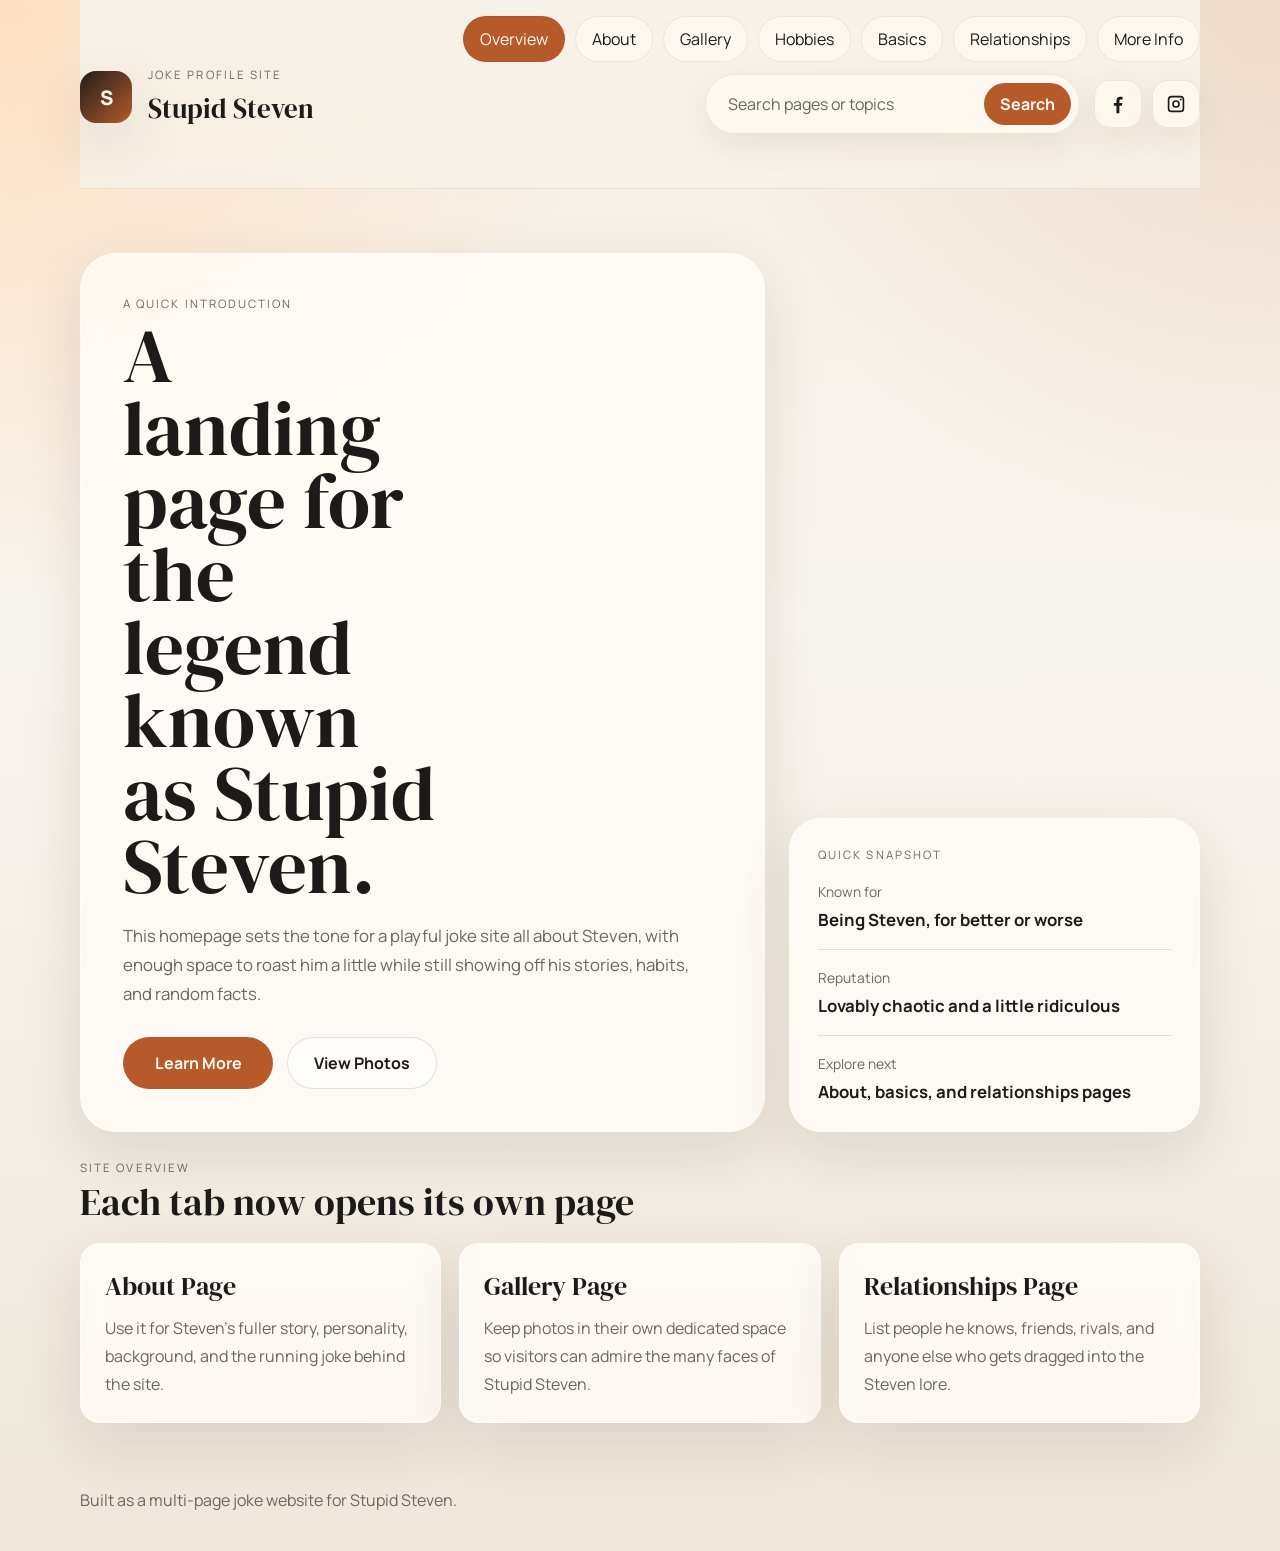
<file: index.html>
<!DOCTYPE html>
<html lang="en">
<head>
  <meta charset="UTF-8">
  <meta name="viewport" content="width=device-width, initial-scale=1.0">
  <title>Stupid Steven | Overview</title>
  <link rel="preconnect" href="https://fonts.googleapis.com">
  <link rel="preconnect" href="https://fonts.gstatic.com" crossorigin>
  <link href="https://fonts.googleapis.com/css2?family=DM+Serif+Display:ital@0;1&family=Manrope:wght@400;500;700;800&display=swap" rel="stylesheet">
  <link rel="stylesheet" href="styles.css">
</head>
<body data-page="overview">
  <header class="site-header">
    <div class="brand">
      <span class="brand-mark">S</span>
      <div>
        <p class="eyebrow">Joke Profile Site</p>
        <h1>Stupid Steven</h1>
      </div>
    </div>

    <div class="header-tools">
      <nav class="main-nav" aria-label="Primary">
        <a href="index.html" data-nav="overview">Overview</a>
        <a href="about.html" data-nav="about">About</a>
        <a href="gallery.html" data-nav="gallery">Gallery</a>
        <a href="hobbies.html" data-nav="hobbies">Hobbies</a>
        <a href="basics.html" data-nav="basics">Basics</a>
        <a href="relationships.html" data-nav="relationships">Relationships</a>
        <a href="more-info.html" data-nav="more-info">More Info</a>
      </nav>

      <div class="utility-row">
        <form class="site-search" data-search-form>
          <label class="sr-only" for="site-search-overview">Search the site</label>
          <input id="site-search-overview" name="query" type="search" placeholder="Search pages or topics">
          <button type="submit">Search</button>
        </form>

        <div class="social-links" aria-label="Social media links">
          <a class="social-link" href="https://facebook.com/your-profile-here" target="_blank" rel="noreferrer" aria-label="Steven on Facebook">
            <svg viewBox="0 0 24 24" aria-hidden="true">
              <path d="M13.5 22v-8h2.7l.5-3.2h-3.2V8.7c0-.9.3-1.6 1.7-1.6H17V4.2c-.3 0-1.3-.2-2.5-.2-2.5 0-4.2 1.5-4.2 4.4v2.4H7.5V14h2.8v8h3.2Z"/>
            </svg>
          </a>
          <a class="social-link" href="https://instagram.com/your-profile-here" target="_blank" rel="noreferrer" aria-label="Steven on Instagram">
            <svg viewBox="0 0 24 24" aria-hidden="true">
              <path d="M7.2 3h9.6A4.2 4.2 0 0 1 21 7.2v9.6a4.2 4.2 0 0 1-4.2 4.2H7.2A4.2 4.2 0 0 1 3 16.8V7.2A4.2 4.2 0 0 1 7.2 3Zm0 1.8A2.4 2.4 0 0 0 4.8 7.2v9.6a2.4 2.4 0 0 0 2.4 2.4h9.6a2.4 2.4 0 0 0 2.4-2.4V7.2a2.4 2.4 0 0 0-2.4-2.4H7.2Zm10.05 1.35a1.05 1.05 0 1 1 0 2.1 1.05 1.05 0 0 1 0-2.1ZM12 7.8A4.2 4.2 0 1 1 7.8 12 4.2 4.2 0 0 1 12 7.8Zm0 1.8A2.4 2.4 0 1 0 14.4 12 2.4 2.4 0 0 0 12 9.6Z"/>
            </svg>
          </a>
        </div>
      </div>
      <p class="search-message" data-search-message aria-live="polite"></p>
    </div>
  </header>

  <main>
    <section class="hero">
      <div class="hero-copy">
        <p class="eyebrow">A quick introduction</p>
        <h2>A landing page for the legend known as Stupid Steven.</h2>
        <p class="hero-text">
          This homepage sets the tone for a playful joke site all about Steven, with enough space
          to roast him a little while still showing off his stories, habits, and random facts.
        </p>
        <div class="hero-actions">
          <a class="button button-primary" href="about.html">Learn More</a>
          <a class="button button-secondary" href="gallery.html">View Photos</a>
        </div>
      </div>

      <aside class="hero-card">
        <p class="eyebrow">Quick snapshot</p>
        <ul class="snapshot-list">
          <li><span>Known for</span><strong>Being Steven, for better or worse</strong></li>
          <li><span>Reputation</span><strong>Lovably chaotic and a little ridiculous</strong></li>
          <li><span>Explore next</span><strong>About, basics, and relationships pages</strong></li>
        </ul>
      </aside>
    </section>

    <section class="content-section page-intro">
      <div class="section-heading">
        <p class="eyebrow">Site Overview</p>
        <h2>Each tab now opens its own page</h2>
      </div>
      <div class="hobby-grid">
        <article class="detail-card">
          <h3>About Page</h3>
          <p>Use it for Steven's fuller story, personality, background, and the running joke behind the site.</p>
        </article>
        <article class="detail-card">
          <h3>Gallery Page</h3>
          <p>Keep photos in their own dedicated space so visitors can admire the many faces of Stupid Steven.</p>
        </article>
        <article class="detail-card">
          <h3>Relationships Page</h3>
          <p>List people he knows, friends, rivals, and anyone else who gets dragged into the Steven lore.</p>
        </article>
      </div>
    </section>
  </main>

  <footer class="site-footer">
    <p>Built as a multi-page joke website for Stupid Steven.</p>
  </footer>

  <script src="script.js"></script>
</body>
</html>
</file>
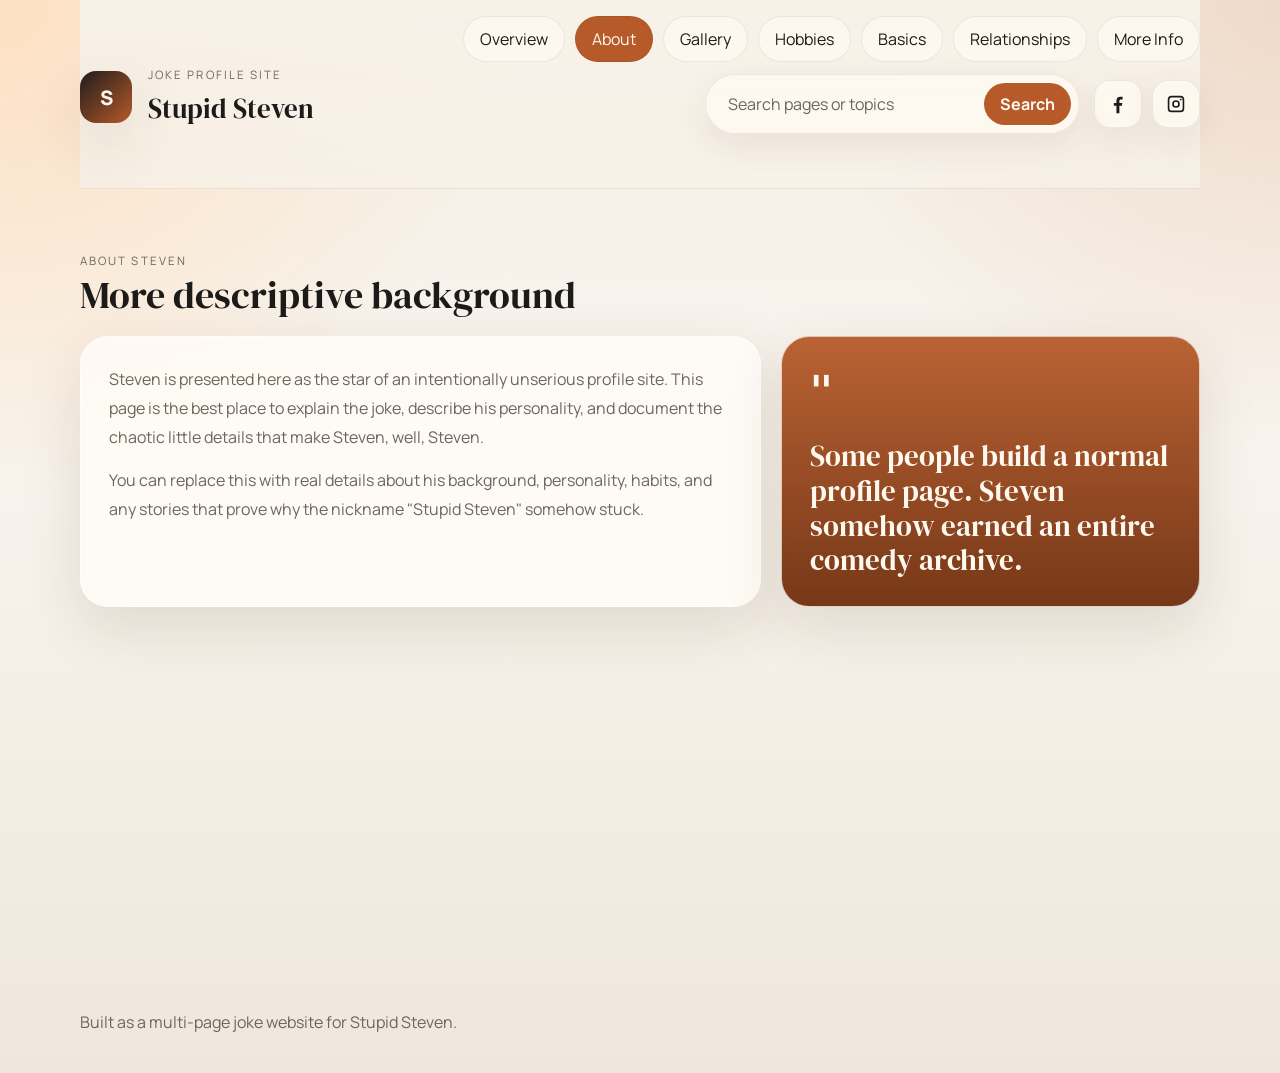
<file: about.html>
<!DOCTYPE html>
<html lang="en">
<head>
  <meta charset="UTF-8">
  <meta name="viewport" content="width=device-width, initial-scale=1.0">
  <title>Stupid Steven | About</title>
  <link rel="preconnect" href="https://fonts.googleapis.com">
  <link rel="preconnect" href="https://fonts.gstatic.com" crossorigin>
  <link href="https://fonts.googleapis.com/css2?family=DM+Serif+Display:ital@0;1&family=Manrope:wght@400;500;700;800&display=swap" rel="stylesheet">
  <link rel="stylesheet" href="styles.css">
</head>
<body data-page="about">
  <header class="site-header">
    <div class="brand">
      <span class="brand-mark">S</span>
      <div>
        <p class="eyebrow">Joke Profile Site</p>
        <h1>Stupid Steven</h1>
      </div>
    </div>

    <div class="header-tools">
      <nav class="main-nav" aria-label="Primary">
        <a href="index.html" data-nav="overview">Overview</a>
        <a href="about.html" data-nav="about">About</a>
        <a href="gallery.html" data-nav="gallery">Gallery</a>
        <a href="hobbies.html" data-nav="hobbies">Hobbies</a>
        <a href="basics.html" data-nav="basics">Basics</a>
        <a href="relationships.html" data-nav="relationships">Relationships</a>
        <a href="more-info.html" data-nav="more-info">More Info</a>
      </nav>

      <div class="utility-row">
        <form class="site-search" data-search-form>
          <label class="sr-only" for="site-search-about">Search the site</label>
          <input id="site-search-about" name="query" type="search" placeholder="Search pages or topics">
          <button type="submit">Search</button>
        </form>

        <div class="social-links" aria-label="Social media links">
          <a class="social-link" href="https://facebook.com/your-profile-here" target="_blank" rel="noreferrer" aria-label="Steven on Facebook">
            <svg viewBox="0 0 24 24" aria-hidden="true">
              <path d="M13.5 22v-8h2.7l.5-3.2h-3.2V8.7c0-.9.3-1.6 1.7-1.6H17V4.2c-.3 0-1.3-.2-2.5-.2-2.5 0-4.2 1.5-4.2 4.4v2.4H7.5V14h2.8v8h3.2Z"/>
            </svg>
          </a>
          <a class="social-link" href="https://instagram.com/your-profile-here" target="_blank" rel="noreferrer" aria-label="Steven on Instagram">
            <svg viewBox="0 0 24 24" aria-hidden="true">
              <path d="M7.2 3h9.6A4.2 4.2 0 0 1 21 7.2v9.6a4.2 4.2 0 0 1-4.2 4.2H7.2A4.2 4.2 0 0 1 3 16.8V7.2A4.2 4.2 0 0 1 7.2 3Zm0 1.8A2.4 2.4 0 0 0 4.8 7.2v9.6a2.4 2.4 0 0 0 2.4 2.4h9.6a2.4 2.4 0 0 0 2.4-2.4V7.2a2.4 2.4 0 0 0-2.4-2.4H7.2Zm10.05 1.35a1.05 1.05 0 1 1 0 2.1 1.05 1.05 0 0 1 0-2.1ZM12 7.8A4.2 4.2 0 1 1 7.8 12 4.2 4.2 0 0 1 12 7.8Zm0 1.8A2.4 2.4 0 1 0 14.4 12 2.4 2.4 0 0 0 12 9.6Z"/>
            </svg>
          </a>
        </div>
      </div>
      <p class="search-message" data-search-message aria-live="polite"></p>
    </div>
  </header>

  <main class="page-shell">
    <section class="content-section page-top">
      <div class="section-heading">
        <p class="eyebrow">About Steven</p>
        <h2>More descriptive background</h2>
      </div>
      <div class="about-grid">
        <article class="info-panel">
          <p>
            Steven is presented here as the star of an intentionally unserious profile site. This page
            is the best place to explain the joke, describe his personality, and document the chaotic
            little details that make Steven, well, Steven.
          </p>
          <p>
            You can replace this with real details about his background, personality, habits, and any
            stories that prove why the nickname "Stupid Steven" somehow stuck.
          </p>
        </article>
        <article class="quote-panel">
          <p class="quote-mark">"</p>
          <p class="quote-text">
            Some people build a normal profile page. Steven somehow earned an entire comedy archive.
          </p>
        </article>
      </div>
    </section>
  </main>

  <footer class="site-footer">
    <p>Built as a multi-page joke website for Stupid Steven.</p>
  </footer>

  <script src="script.js"></script>
</body>
</html>
</file>
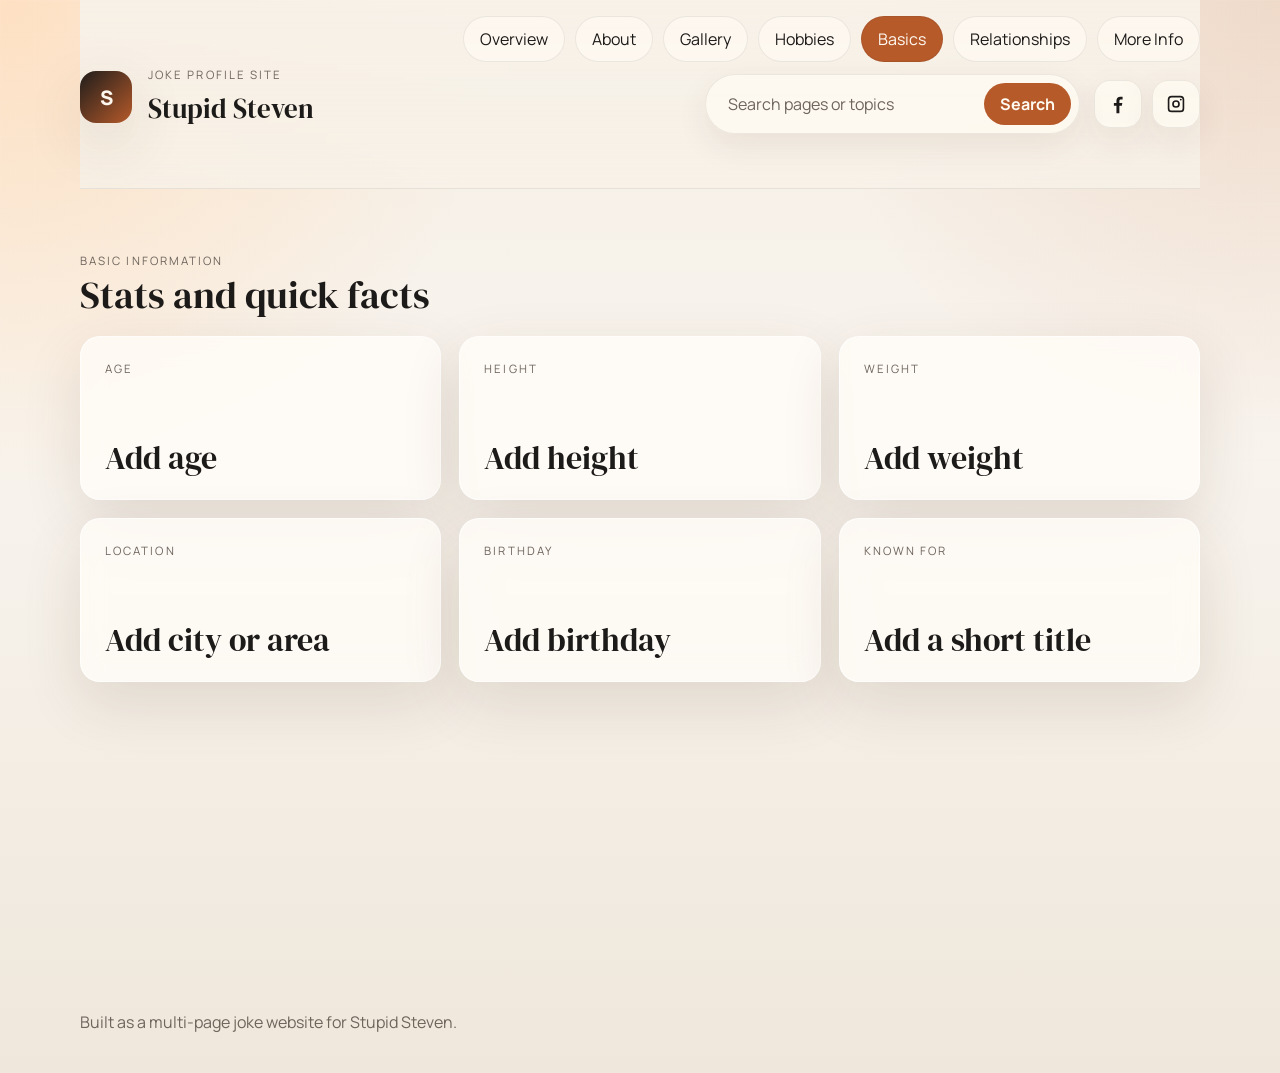
<file: basics.html>
<!DOCTYPE html>
<html lang="en">
<head>
  <meta charset="UTF-8">
  <meta name="viewport" content="width=device-width, initial-scale=1.0">
  <title>Stupid Steven | Basics</title>
  <link rel="preconnect" href="https://fonts.googleapis.com">
  <link rel="preconnect" href="https://fonts.gstatic.com" crossorigin>
  <link href="https://fonts.googleapis.com/css2?family=DM+Serif+Display:ital@0;1&family=Manrope:wght@400;500;700;800&display=swap" rel="stylesheet">
  <link rel="stylesheet" href="styles.css">
</head>
<body data-page="basics">
  <header class="site-header">
    <div class="brand">
      <span class="brand-mark">S</span>
      <div>
        <p class="eyebrow">Joke Profile Site</p>
        <h1>Stupid Steven</h1>
      </div>
    </div>

    <div class="header-tools">
      <nav class="main-nav" aria-label="Primary">
        <a href="index.html" data-nav="overview">Overview</a>
        <a href="about.html" data-nav="about">About</a>
        <a href="gallery.html" data-nav="gallery">Gallery</a>
        <a href="hobbies.html" data-nav="hobbies">Hobbies</a>
        <a href="basics.html" data-nav="basics">Basics</a>
        <a href="relationships.html" data-nav="relationships">Relationships</a>
        <a href="more-info.html" data-nav="more-info">More Info</a>
      </nav>

      <div class="utility-row">
        <form class="site-search" data-search-form>
          <label class="sr-only" for="site-search-basics">Search the site</label>
          <input id="site-search-basics" name="query" type="search" placeholder="Search pages or topics">
          <button type="submit">Search</button>
        </form>

        <div class="social-links" aria-label="Social media links">
          <a class="social-link" href="https://facebook.com/your-profile-here" target="_blank" rel="noreferrer" aria-label="Steven on Facebook">
            <svg viewBox="0 0 24 24" aria-hidden="true">
              <path d="M13.5 22v-8h2.7l.5-3.2h-3.2V8.7c0-.9.3-1.6 1.7-1.6H17V4.2c-.3 0-1.3-.2-2.5-.2-2.5 0-4.2 1.5-4.2 4.4v2.4H7.5V14h2.8v8h3.2Z"/>
            </svg>
          </a>
          <a class="social-link" href="https://instagram.com/your-profile-here" target="_blank" rel="noreferrer" aria-label="Steven on Instagram">
            <svg viewBox="0 0 24 24" aria-hidden="true">
              <path d="M7.2 3h9.6A4.2 4.2 0 0 1 21 7.2v9.6a4.2 4.2 0 0 1-4.2 4.2H7.2A4.2 4.2 0 0 1 3 16.8V7.2A4.2 4.2 0 0 1 7.2 3Zm0 1.8A2.4 2.4 0 0 0 4.8 7.2v9.6a2.4 2.4 0 0 0 2.4 2.4h9.6a2.4 2.4 0 0 0 2.4-2.4V7.2a2.4 2.4 0 0 0-2.4-2.4H7.2Zm10.05 1.35a1.05 1.05 0 1 1 0 2.1 1.05 1.05 0 0 1 0-2.1ZM12 7.8A4.2 4.2 0 1 1 7.8 12 4.2 4.2 0 0 1 12 7.8Zm0 1.8A2.4 2.4 0 1 0 14.4 12 2.4 2.4 0 0 0 12 9.6Z"/>
            </svg>
          </a>
        </div>
      </div>
      <p class="search-message" data-search-message aria-live="polite"></p>
    </div>
  </header>

  <main class="page-shell">
    <section class="content-section page-top">
      <div class="section-heading">
        <p class="eyebrow">Basic Information</p>
        <h2>Stats and quick facts</h2>
      </div>
      <div class="stats-grid">
        <article class="stat-card">
          <span class="stat-label">Age</span>
          <strong class="stat-value">Add age</strong>
        </article>
        <article class="stat-card">
          <span class="stat-label">Height</span>
          <strong class="stat-value">Add height</strong>
        </article>
        <article class="stat-card">
          <span class="stat-label">Weight</span>
          <strong class="stat-value">Add weight</strong>
        </article>
        <article class="stat-card">
          <span class="stat-label">Location</span>
          <strong class="stat-value">Add city or area</strong>
        </article>
        <article class="stat-card">
          <span class="stat-label">Birthday</span>
          <strong class="stat-value">Add birthday</strong>
        </article>
        <article class="stat-card">
          <span class="stat-label">Known For</span>
          <strong class="stat-value">Add a short title</strong>
        </article>
      </div>
    </section>
  </main>

  <footer class="site-footer">
    <p>Built as a multi-page joke website for Stupid Steven.</p>
  </footer>

  <script src="script.js"></script>
</body>
</html>
</file>
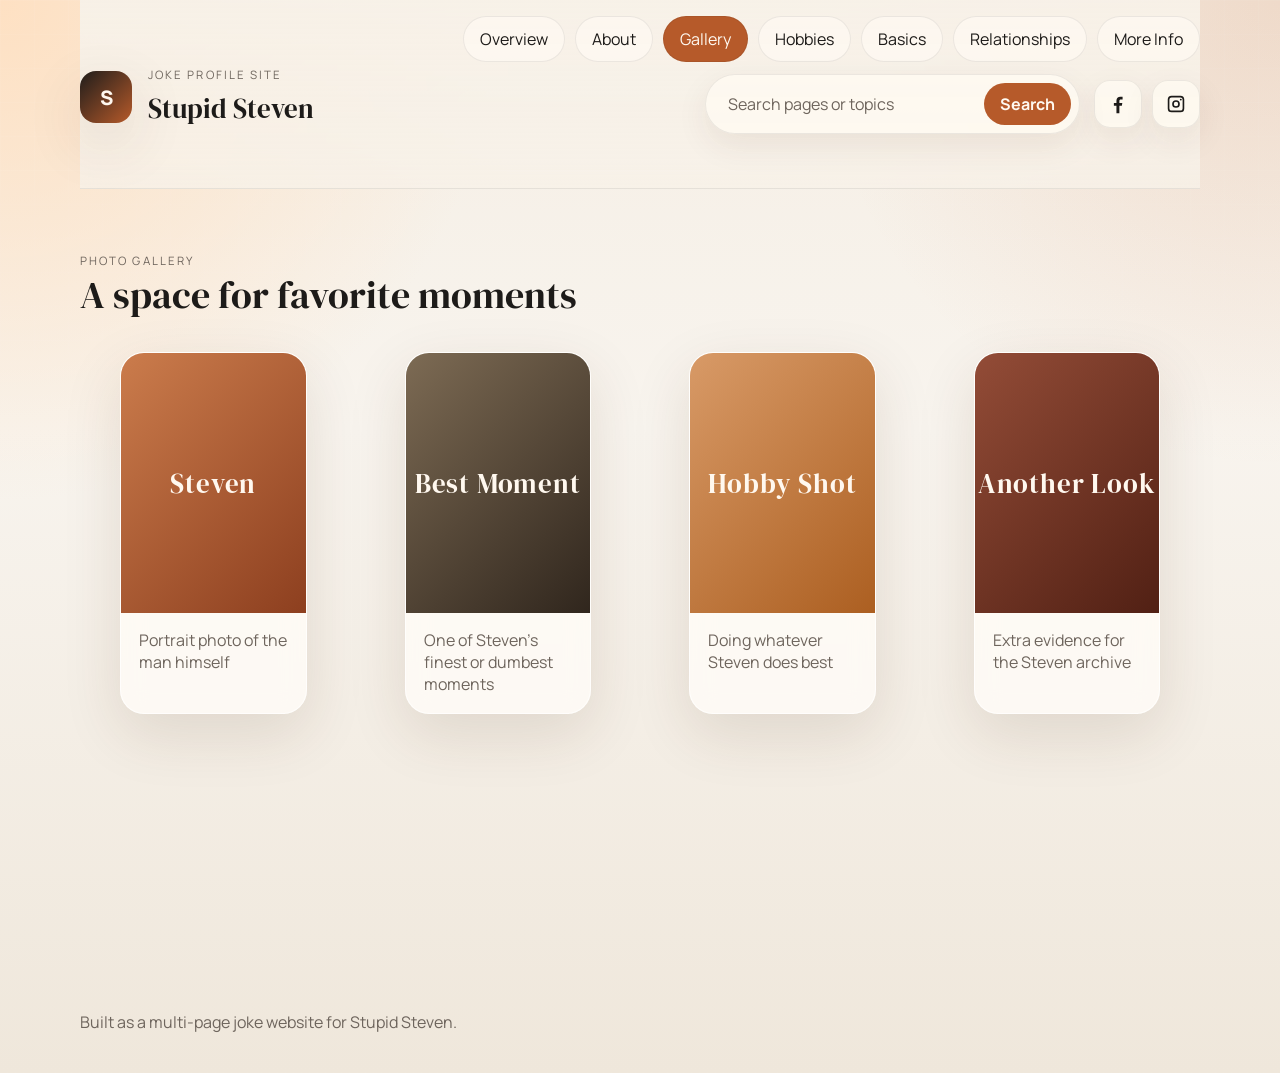
<file: gallery.html>
<!DOCTYPE html>
<html lang="en">
<head>
  <meta charset="UTF-8">
  <meta name="viewport" content="width=device-width, initial-scale=1.0">
  <title>Stupid Steven | Gallery</title>
  <link rel="preconnect" href="https://fonts.googleapis.com">
  <link rel="preconnect" href="https://fonts.gstatic.com" crossorigin>
  <link href="https://fonts.googleapis.com/css2?family=DM+Serif+Display:ital@0;1&family=Manrope:wght@400;500;700;800&display=swap" rel="stylesheet">
  <link rel="stylesheet" href="styles.css">
</head>
<body data-page="gallery">
  <header class="site-header">
    <div class="brand">
      <span class="brand-mark">S</span>
      <div>
        <p class="eyebrow">Joke Profile Site</p>
        <h1>Stupid Steven</h1>
      </div>
    </div>

    <div class="header-tools">
      <nav class="main-nav" aria-label="Primary">
        <a href="index.html" data-nav="overview">Overview</a>
        <a href="about.html" data-nav="about">About</a>
        <a href="gallery.html" data-nav="gallery">Gallery</a>
        <a href="hobbies.html" data-nav="hobbies">Hobbies</a>
        <a href="basics.html" data-nav="basics">Basics</a>
        <a href="relationships.html" data-nav="relationships">Relationships</a>
        <a href="more-info.html" data-nav="more-info">More Info</a>
      </nav>

      <div class="utility-row">
        <form class="site-search" data-search-form>
          <label class="sr-only" for="site-search-gallery">Search the site</label>
          <input id="site-search-gallery" name="query" type="search" placeholder="Search pages or topics">
          <button type="submit">Search</button>
        </form>

        <div class="social-links" aria-label="Social media links">
          <a class="social-link" href="https://facebook.com/your-profile-here" target="_blank" rel="noreferrer" aria-label="Steven on Facebook">
            <svg viewBox="0 0 24 24" aria-hidden="true">
              <path d="M13.5 22v-8h2.7l.5-3.2h-3.2V8.7c0-.9.3-1.6 1.7-1.6H17V4.2c-.3 0-1.3-.2-2.5-.2-2.5 0-4.2 1.5-4.2 4.4v2.4H7.5V14h2.8v8h3.2Z"/>
            </svg>
          </a>
          <a class="social-link" href="https://instagram.com/your-profile-here" target="_blank" rel="noreferrer" aria-label="Steven on Instagram">
            <svg viewBox="0 0 24 24" aria-hidden="true">
              <path d="M7.2 3h9.6A4.2 4.2 0 0 1 21 7.2v9.6a4.2 4.2 0 0 1-4.2 4.2H7.2A4.2 4.2 0 0 1 3 16.8V7.2A4.2 4.2 0 0 1 7.2 3Zm0 1.8A2.4 2.4 0 0 0 4.8 7.2v9.6a2.4 2.4 0 0 0 2.4 2.4h9.6a2.4 2.4 0 0 0 2.4-2.4V7.2a2.4 2.4 0 0 0-2.4-2.4H7.2Zm10.05 1.35a1.05 1.05 0 1 1 0 2.1 1.05 1.05 0 0 1 0-2.1ZM12 7.8A4.2 4.2 0 1 1 7.8 12 4.2 4.2 0 0 1 12 7.8Zm0 1.8A2.4 2.4 0 1 0 14.4 12 2.4 2.4 0 0 0 12 9.6Z"/>
            </svg>
          </a>
        </div>
      </div>
      <p class="search-message" data-search-message aria-live="polite"></p>
    </div>
  </header>

  <main class="page-shell">
    <section class="content-section page-top">
      <div class="section-heading">
        <p class="eyebrow">Photo Gallery</p>
        <h2>A space for favorite moments</h2>
      </div>
      <div class="gallery-grid">
        <figure class="gallery-card accent-one">
          <div class="gallery-placeholder">Steven</div>
          <figcaption>Portrait photo of the man himself</figcaption>
        </figure>
        <figure class="gallery-card accent-two">
          <div class="gallery-placeholder">Best Moment</div>
          <figcaption>One of Steven's finest or dumbest moments</figcaption>
        </figure>
        <figure class="gallery-card accent-three">
          <div class="gallery-placeholder">Hobby Shot</div>
          <figcaption>Doing whatever Steven does best</figcaption>
        </figure>
        <figure class="gallery-card accent-four">
          <div class="gallery-placeholder">Another Look</div>
          <figcaption>Extra evidence for the Steven archive</figcaption>
        </figure>
      </div>
    </section>
  </main>

  <footer class="site-footer">
    <p>Built as a multi-page joke website for Stupid Steven.</p>
  </footer>

  <script src="script.js"></script>
</body>
</html>
</file>
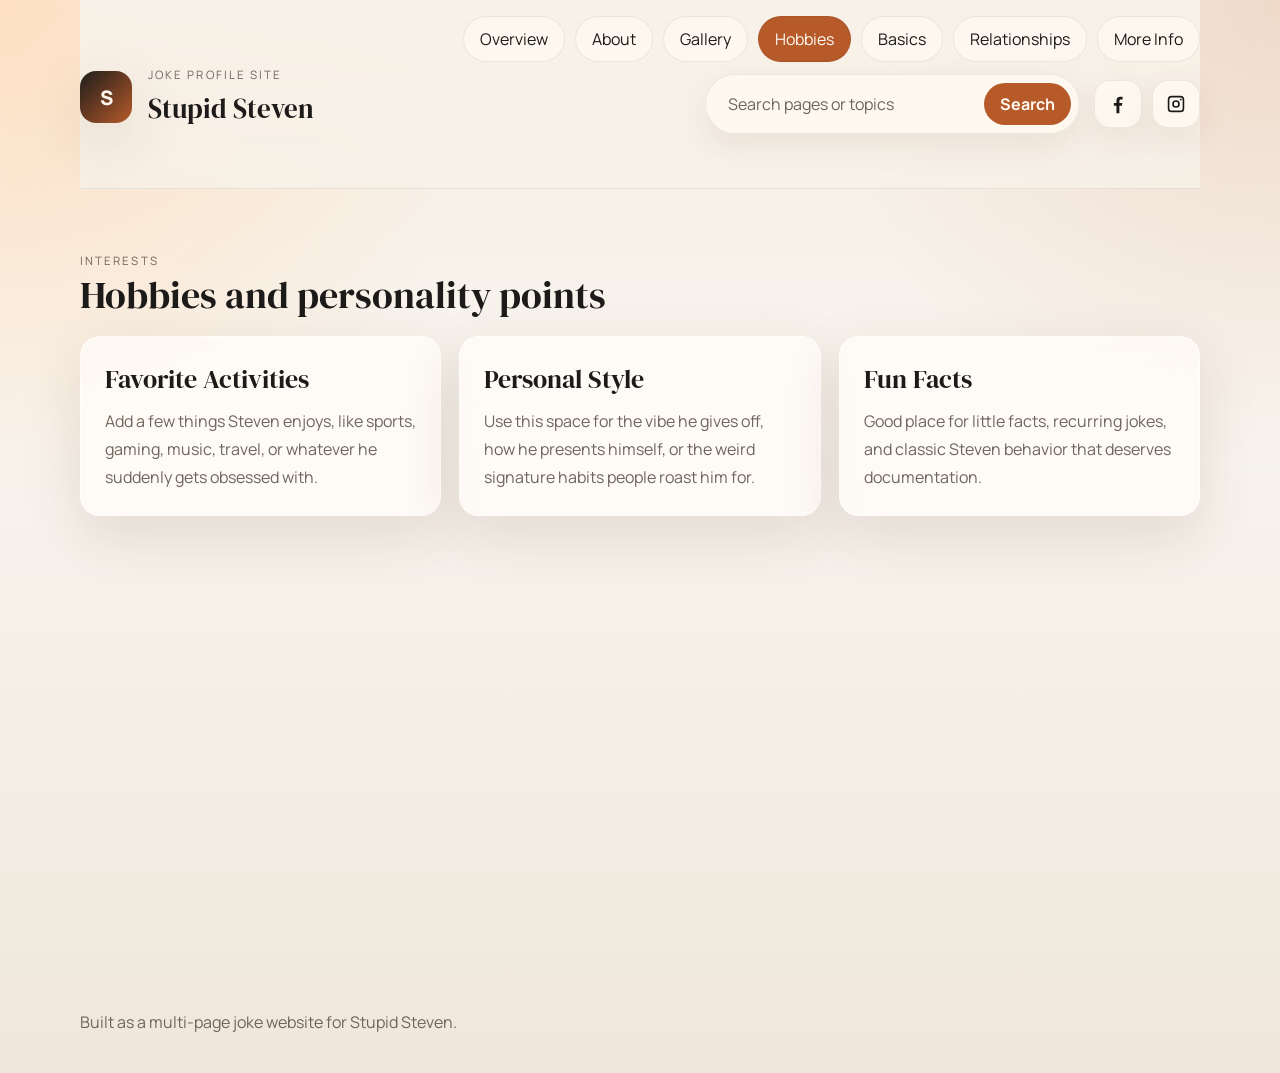
<file: hobbies.html>
<!DOCTYPE html>
<html lang="en">
<head>
  <meta charset="UTF-8">
  <meta name="viewport" content="width=device-width, initial-scale=1.0">
  <title>Stupid Steven | Hobbies</title>
  <link rel="preconnect" href="https://fonts.googleapis.com">
  <link rel="preconnect" href="https://fonts.gstatic.com" crossorigin>
  <link href="https://fonts.googleapis.com/css2?family=DM+Serif+Display:ital@0;1&family=Manrope:wght@400;500;700;800&display=swap" rel="stylesheet">
  <link rel="stylesheet" href="styles.css">
</head>
<body data-page="hobbies">
  <header class="site-header">
    <div class="brand">
      <span class="brand-mark">S</span>
      <div>
        <p class="eyebrow">Joke Profile Site</p>
        <h1>Stupid Steven</h1>
      </div>
    </div>

    <div class="header-tools">
      <nav class="main-nav" aria-label="Primary">
        <a href="index.html" data-nav="overview">Overview</a>
        <a href="about.html" data-nav="about">About</a>
        <a href="gallery.html" data-nav="gallery">Gallery</a>
        <a href="hobbies.html" data-nav="hobbies">Hobbies</a>
        <a href="basics.html" data-nav="basics">Basics</a>
        <a href="relationships.html" data-nav="relationships">Relationships</a>
        <a href="more-info.html" data-nav="more-info">More Info</a>
      </nav>

      <div class="utility-row">
        <form class="site-search" data-search-form>
          <label class="sr-only" for="site-search-hobbies">Search the site</label>
          <input id="site-search-hobbies" name="query" type="search" placeholder="Search pages or topics">
          <button type="submit">Search</button>
        </form>

        <div class="social-links" aria-label="Social media links">
          <a class="social-link" href="https://facebook.com/your-profile-here" target="_blank" rel="noreferrer" aria-label="Steven on Facebook">
            <svg viewBox="0 0 24 24" aria-hidden="true">
              <path d="M13.5 22v-8h2.7l.5-3.2h-3.2V8.7c0-.9.3-1.6 1.7-1.6H17V4.2c-.3 0-1.3-.2-2.5-.2-2.5 0-4.2 1.5-4.2 4.4v2.4H7.5V14h2.8v8h3.2Z"/>
            </svg>
          </a>
          <a class="social-link" href="https://instagram.com/your-profile-here" target="_blank" rel="noreferrer" aria-label="Steven on Instagram">
            <svg viewBox="0 0 24 24" aria-hidden="true">
              <path d="M7.2 3h9.6A4.2 4.2 0 0 1 21 7.2v9.6a4.2 4.2 0 0 1-4.2 4.2H7.2A4.2 4.2 0 0 1 3 16.8V7.2A4.2 4.2 0 0 1 7.2 3Zm0 1.8A2.4 2.4 0 0 0 4.8 7.2v9.6a2.4 2.4 0 0 0 2.4 2.4h9.6a2.4 2.4 0 0 0 2.4-2.4V7.2a2.4 2.4 0 0 0-2.4-2.4H7.2Zm10.05 1.35a1.05 1.05 0 1 1 0 2.1 1.05 1.05 0 0 1 0-2.1ZM12 7.8A4.2 4.2 0 1 1 7.8 12 4.2 4.2 0 0 1 12 7.8Zm0 1.8A2.4 2.4 0 1 0 14.4 12 2.4 2.4 0 0 0 12 9.6Z"/>
            </svg>
          </a>
        </div>
      </div>
      <p class="search-message" data-search-message aria-live="polite"></p>
    </div>
  </header>

  <main class="page-shell">
    <section class="content-section page-top">
      <div class="section-heading">
        <p class="eyebrow">Interests</p>
        <h2>Hobbies and personality points</h2>
      </div>
      <div class="hobby-grid">
        <article class="detail-card">
          <h3>Favorite Activities</h3>
          <p>Add a few things Steven enjoys, like sports, gaming, music, travel, or whatever he suddenly gets obsessed with.</p>
        </article>
        <article class="detail-card">
          <h3>Personal Style</h3>
          <p>Use this space for the vibe he gives off, how he presents himself, or the weird signature habits people roast him for.</p>
        </article>
        <article class="detail-card">
          <h3>Fun Facts</h3>
          <p>Good place for little facts, recurring jokes, and classic Steven behavior that deserves documentation.</p>
        </article>
      </div>
    </section>
  </main>

  <footer class="site-footer">
    <p>Built as a multi-page joke website for Stupid Steven.</p>
  </footer>

  <script src="script.js"></script>
</body>
</html>
</file>
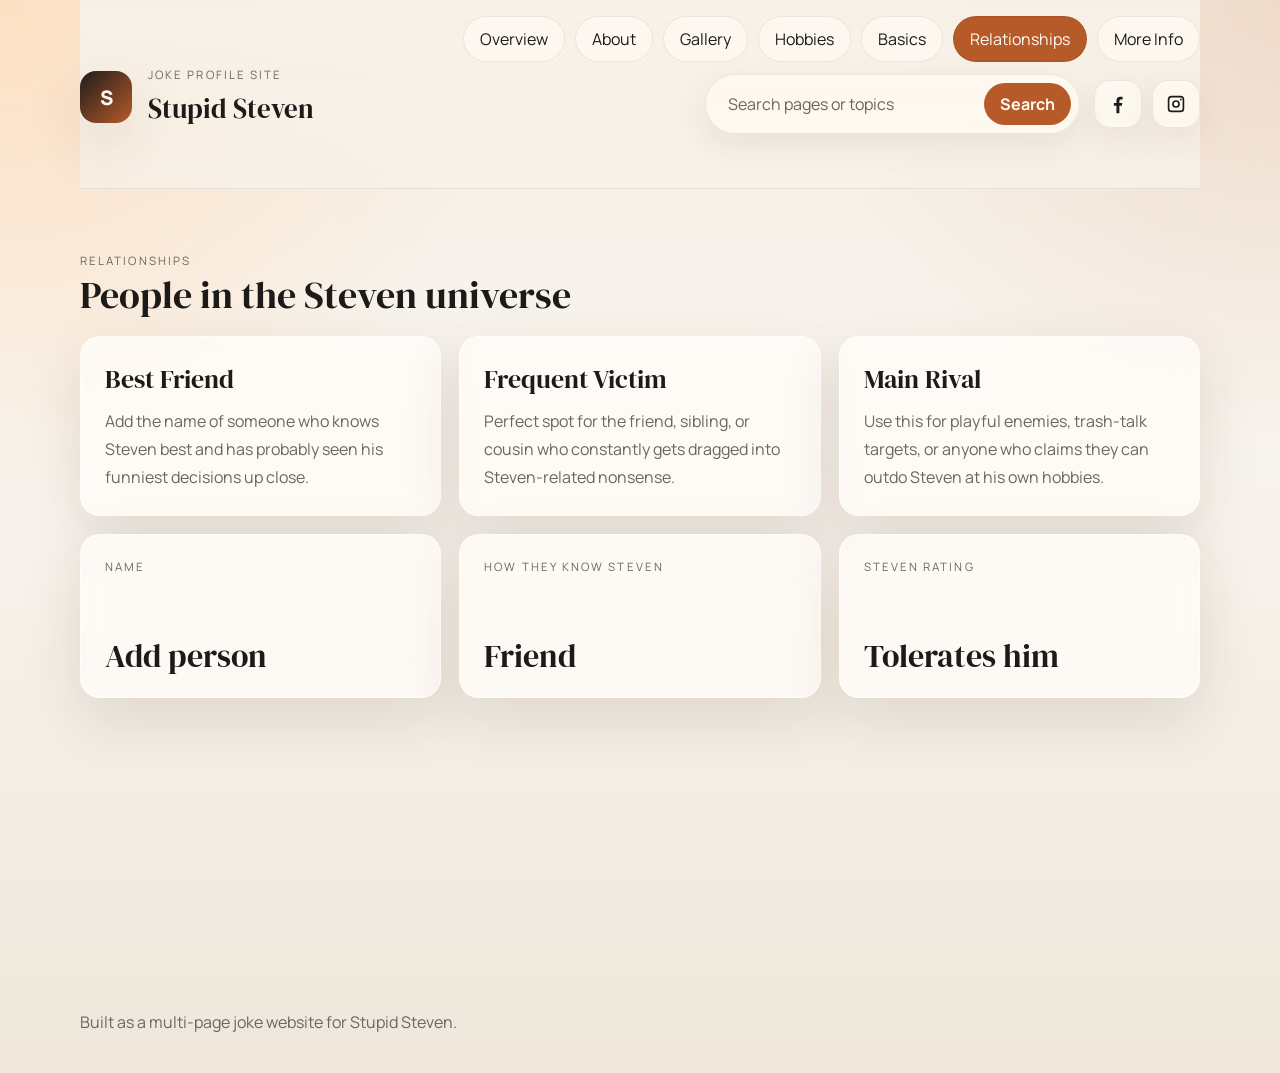
<file: relationships.html>
<!DOCTYPE html>
<html lang="en">
<head>
  <meta charset="UTF-8">
  <meta name="viewport" content="width=device-width, initial-scale=1.0">
  <title>Stupid Steven | Relationships</title>
  <link rel="preconnect" href="https://fonts.googleapis.com">
  <link rel="preconnect" href="https://fonts.gstatic.com" crossorigin>
  <link href="https://fonts.googleapis.com/css2?family=DM+Serif+Display:ital@0;1&family=Manrope:wght@400;500;700;800&display=swap" rel="stylesheet">
  <link rel="stylesheet" href="styles.css">
</head>
<body data-page="relationships">
  <header class="site-header">
    <div class="brand">
      <span class="brand-mark">S</span>
      <div>
        <p class="eyebrow">Joke Profile Site</p>
        <h1>Stupid Steven</h1>
      </div>
    </div>

    <div class="header-tools">
      <nav class="main-nav" aria-label="Primary">
        <a href="index.html" data-nav="overview">Overview</a>
        <a href="about.html" data-nav="about">About</a>
        <a href="gallery.html" data-nav="gallery">Gallery</a>
        <a href="hobbies.html" data-nav="hobbies">Hobbies</a>
        <a href="basics.html" data-nav="basics">Basics</a>
        <a href="relationships.html" data-nav="relationships">Relationships</a>
        <a href="more-info.html" data-nav="more-info">More Info</a>
      </nav>

      <div class="utility-row">
        <form class="site-search" data-search-form>
          <label class="sr-only" for="site-search-relationships">Search the site</label>
          <input id="site-search-relationships" name="query" type="search" placeholder="Search pages or topics">
          <button type="submit">Search</button>
        </form>

        <div class="social-links" aria-label="Social media links">
          <a class="social-link" href="https://facebook.com/your-profile-here" target="_blank" rel="noreferrer" aria-label="Steven on Facebook">
            <svg viewBox="0 0 24 24" aria-hidden="true">
              <path d="M13.5 22v-8h2.7l.5-3.2h-3.2V8.7c0-.9.3-1.6 1.7-1.6H17V4.2c-.3 0-1.3-.2-2.5-.2-2.5 0-4.2 1.5-4.2 4.4v2.4H7.5V14h2.8v8h3.2Z"/>
            </svg>
          </a>
          <a class="social-link" href="https://instagram.com/your-profile-here" target="_blank" rel="noreferrer" aria-label="Steven on Instagram">
            <svg viewBox="0 0 24 24" aria-hidden="true">
              <path d="M7.2 3h9.6A4.2 4.2 0 0 1 21 7.2v9.6a4.2 4.2 0 0 1-4.2 4.2H7.2A4.2 4.2 0 0 1 3 16.8V7.2A4.2 4.2 0 0 1 7.2 3Zm0 1.8A2.4 2.4 0 0 0 4.8 7.2v9.6a2.4 2.4 0 0 0 2.4 2.4h9.6a2.4 2.4 0 0 0 2.4-2.4V7.2a2.4 2.4 0 0 0-2.4-2.4H7.2Zm10.05 1.35a1.05 1.05 0 1 1 0 2.1 1.05 1.05 0 0 1 0-2.1ZM12 7.8A4.2 4.2 0 1 1 7.8 12 4.2 4.2 0 0 1 12 7.8Zm0 1.8A2.4 2.4 0 1 0 14.4 12 2.4 2.4 0 0 0 12 9.6Z"/>
            </svg>
          </a>
        </div>
      </div>
      <p class="search-message" data-search-message aria-live="polite"></p>
    </div>
  </header>

  <main class="page-shell">
    <section class="content-section page-top">
      <div class="section-heading">
        <p class="eyebrow">Relationships</p>
        <h2>People in the Steven universe</h2>
      </div>
      <div class="hobby-grid">
        <article class="detail-card">
          <h3>Best Friend</h3>
          <p>Add the name of someone who knows Steven best and has probably seen his funniest decisions up close.</p>
        </article>
        <article class="detail-card">
          <h3>Frequent Victim</h3>
          <p>Perfect spot for the friend, sibling, or cousin who constantly gets dragged into Steven-related nonsense.</p>
        </article>
        <article class="detail-card">
          <h3>Main Rival</h3>
          <p>Use this for playful enemies, trash-talk targets, or anyone who claims they can outdo Steven at his own hobbies.</p>
        </article>
      </div>
      <div class="stats-grid relationships-grid">
        <article class="stat-card">
          <span class="stat-label">Name</span>
          <strong class="stat-value">Add person</strong>
        </article>
        <article class="stat-card">
          <span class="stat-label">How They Know Steven</span>
          <strong class="stat-value">Friend</strong>
        </article>
        <article class="stat-card">
          <span class="stat-label">Steven Rating</span>
          <strong class="stat-value">Tolerates him</strong>
        </article>
      </div>
    </section>
  </main>

  <footer class="site-footer">
    <p>Built as a multi-page joke website for Stupid Steven.</p>
  </footer>

  <script src="script.js"></script>
</body>
</html>
</file>
<file: styles.css>
:root {
  --bg: #f7f1e8;
  --paper: rgba(255, 252, 247, 0.82);
  --card: #fffaf2;
  --text: #1d1b19;
  --muted: #6e655d;
  --line: rgba(29, 27, 25, 0.12);
  --accent: #b65a2a;
  --accent-dark: #8e421a;
  --accent-soft: #f1c9a8;
  --shadow: 0 20px 60px rgba(74, 42, 19, 0.12);
  --radius-lg: 28px;
  --radius-md: 20px;
  --radius-sm: 14px;
}

* {
  box-sizing: border-box;
}

html {
  scroll-behavior: smooth;
}

[id] {
  scroll-margin-top: 170px;
}

body {
  margin: 0;
  font-family: "Manrope", sans-serif;
  color: var(--text);
  background:
    radial-gradient(circle at top left, rgba(255, 223, 191, 0.9), transparent 30%),
    radial-gradient(circle at top right, rgba(211, 127, 81, 0.18), transparent 28%),
    linear-gradient(180deg, #f5eee4 0%, #f8f4ee 40%, #efe7db 100%);
  min-height: 100vh;
}

body::before {
  content: "";
  position: fixed;
  inset: 0;
  pointer-events: none;
  background-image:
    linear-gradient(rgba(255, 255, 255, 0.12) 1px, transparent 1px),
    linear-gradient(90deg, rgba(255, 255, 255, 0.12) 1px, transparent 1px);
  background-size: 34px 34px;
  mask-image: linear-gradient(180deg, rgba(0, 0, 0, 0.45), transparent 85%);
}

.site-header,
main,
.site-footer {
  width: min(1120px, calc(100% - 32px));
  margin: 0 auto;
}

.site-header {
  display: flex;
  align-items: center;
  justify-content: space-between;
  gap: 24px;
  padding: 16px 0 10px;
  position: sticky;
  top: 0;
  z-index: 40;
  backdrop-filter: blur(18px);
  background: linear-gradient(180deg, rgba(247, 241, 232, 0.96), rgba(247, 241, 232, 0.82));
  border-bottom: 1px solid rgba(29, 27, 25, 0.08);
  transform: translateY(0);
  transition: transform 0.28s ease;
}

.site-header.is-hidden {
  transform: translateY(calc(-100% - 8px));
}

.header-tools {
  display: flex;
  flex-direction: column;
  align-items: flex-end;
  gap: 12px;
}

.brand {
  display: flex;
  align-items: center;
  gap: 16px;
}

.brand-mark {
  width: 52px;
  height: 52px;
  display: grid;
  place-items: center;
  border-radius: 16px;
  background: linear-gradient(135deg, #1f1d1b, #b65a2a);
  color: #fff8ef;
  font-weight: 800;
  font-size: 1.25rem;
  box-shadow: var(--shadow);
}

.brand h1,
.hero h2,
.section-heading h2,
.quote-text,
.detail-card h3,
.stat-value {
  font-family: "DM Serif Display", serif;
  font-weight: 400;
}

.brand h1,
.eyebrow,
.section-heading h2,
.hero h2,
.hero-text,
.quote-text,
.main-nav a,
.detail-card p,
.stat-label,
.site-footer p,
.snapshot-list li span,
.snapshot-list li strong,
.gallery-card figcaption {
  margin: 0;
}

.brand h1 {
  font-size: 1.7rem;
}

.eyebrow {
  text-transform: uppercase;
  letter-spacing: 0.18em;
  font-size: 0.72rem;
  color: var(--muted);
  margin-bottom: 8px;
}

.main-nav {
  display: flex;
  flex-wrap: wrap;
  justify-content: flex-end;
  gap: 10px;
}

.main-nav a {
  text-decoration: none;
  color: var(--text);
  padding: 11px 16px;
  border-radius: 999px;
  background: rgba(255, 250, 242, 0.7);
  border: 1px solid rgba(29, 27, 25, 0.08);
  transition: transform 0.2s ease, background 0.2s ease, color 0.2s ease;
}

.main-nav a:hover,
.main-nav a:focus-visible {
  background: var(--accent);
  color: #fffaf2;
  transform: translateY(-1px);
}

.main-nav a.is-active {
  background: var(--accent);
  color: #fffaf2;
}

.utility-row {
  display: flex;
  align-items: center;
  justify-content: flex-end;
  gap: 14px;
  width: 100%;
}

.site-search {
  position: relative;
  display: flex;
  align-items: center;
  gap: 10px;
  padding: 8px;
  border-radius: 999px;
  background: rgba(255, 250, 242, 0.8);
  border: 1px solid rgba(29, 27, 25, 0.08);
  box-shadow: 0 12px 32px rgba(74, 42, 19, 0.08);
}

.site-search input {
  width: min(260px, 42vw);
  padding: 10px 14px;
  border: 0;
  outline: none;
  background: transparent;
  color: var(--text);
  font: inherit;
}

.site-search input::placeholder {
  color: var(--muted);
}

.site-search button {
  border: 0;
  border-radius: 999px;
  background: var(--accent);
  color: #fffaf2;
  font: inherit;
  font-weight: 700;
  padding: 10px 16px;
  cursor: pointer;
}

.site-search button:hover,
.site-search button:focus-visible {
  background: var(--accent-dark);
}

.social-links {
  display: flex;
  align-items: center;
  gap: 10px;
}

.social-link {
  width: 48px;
  height: 48px;
  display: grid;
  place-items: center;
  border-radius: 16px;
  background: rgba(255, 250, 242, 0.8);
  border: 1px solid rgba(29, 27, 25, 0.08);
  box-shadow: 0 12px 32px rgba(74, 42, 19, 0.08);
  color: var(--text);
  transition: transform 0.2s ease, background 0.2s ease, color 0.2s ease;
}

.social-link svg {
  width: 22px;
  height: 22px;
  fill: currentColor;
}

.social-link:hover,
.social-link:focus-visible {
  transform: translateY(-2px);
  background: var(--accent);
  color: #fffaf2;
}

.sr-only {
  position: absolute;
  width: 1px;
  height: 1px;
  padding: 0;
  margin: -1px;
  overflow: hidden;
  clip: rect(0, 0, 0, 0);
  white-space: nowrap;
  border: 0;
}

main {
  padding: 36px 0 56px;
}

.hero,
.content-section,
.site-footer {
  position: relative;
}

.hero {
  display: grid;
  grid-template-columns: 1.5fr 0.9fr;
  gap: 24px;
  align-items: stretch;
  padding-top: 28px;
}

.hero-copy,
.hero-card,
.info-panel,
.quote-panel,
.detail-card,
.stat-card,
.gallery-card {
  background: var(--paper);
  border: 1px solid rgba(255, 255, 255, 0.7);
  box-shadow: var(--shadow);
  backdrop-filter: blur(12px);
}

.hero-copy {
  padding: 42px;
  border-radius: 36px;
}

.hero h2 {
  font-size: clamp(2.8rem, 6vw, 5rem);
  line-height: 0.95;
  max-width: 8ch;
  margin: 0 0 18px;
}

.hero-text {
  max-width: 58ch;
  color: var(--muted);
  font-size: 1.05rem;
  line-height: 1.75;
}

.hero-actions {
  display: flex;
  flex-wrap: wrap;
  gap: 14px;
  margin-top: 28px;
}

.button {
  display: inline-flex;
  align-items: center;
  justify-content: center;
  min-width: 150px;
  padding: 14px 22px;
  border-radius: 999px;
  text-decoration: none;
  font-weight: 700;
  transition: transform 0.2s ease, background 0.2s ease;
}

.button:hover,
.button:focus-visible {
  transform: translateY(-2px);
}

.button-primary {
  background: var(--accent);
  color: #fffaf2;
}

.button-primary:hover,
.button-primary:focus-visible {
  background: var(--accent-dark);
}

.button-secondary {
  background: rgba(255, 255, 255, 0.6);
  color: var(--text);
  border: 1px solid var(--line);
}

.hero-card {
  border-radius: 32px;
  padding: 28px;
  align-self: end;
}

.snapshot-list {
  list-style: none;
  padding: 0;
  margin: 20px 0 0;
  display: grid;
  gap: 18px;
}

.snapshot-list li {
  padding-bottom: 18px;
  border-bottom: 1px solid var(--line);
}

.snapshot-list li:last-child {
  padding-bottom: 0;
  border-bottom: 0;
}

.snapshot-list li span {
  display: block;
  color: var(--muted);
  font-size: 0.86rem;
  margin-bottom: 7px;
}

.snapshot-list li strong {
  font-size: 1.05rem;
}

.content-section {
  padding-top: 92px;
}

.page-shell .content-section,
.page-intro {
  padding-top: 28px;
}

.page-top {
  min-height: calc(100vh - 180px);
}

.section-heading {
  margin-bottom: 22px;
}

.section-heading h2 {
  font-size: clamp(2rem, 3vw, 3.2rem);
  line-height: 1;
}

.about-grid {
  display: grid;
  grid-template-columns: 1.3fr 0.8fr;
  gap: 20px;
}

.info-panel,
.quote-panel,
.contact-section .info-panel {
  border-radius: var(--radius-lg);
  padding: 28px;
}

.info-panel p {
  margin: 0 0 14px;
  line-height: 1.8;
  color: var(--muted);
}

.info-panel p:last-child {
  margin-bottom: 0;
}

.quote-panel {
  display: flex;
  flex-direction: column;
  justify-content: center;
  background: linear-gradient(180deg, rgba(182, 90, 42, 0.95), rgba(111, 45, 12, 0.95));
  color: #fff8ef;
}

.quote-mark {
  font-size: 4rem;
  line-height: 1;
  margin: 0 0 10px;
}

.quote-text {
  font-size: 1.8rem;
  line-height: 1.2;
}

.gallery-grid,
.hobby-grid,
.stats-grid {
  display: grid;
  gap: 18px;
}

.gallery-grid {
  grid-template-columns: repeat(4, 1fr);
}

.gallery-card {
  overflow: hidden;
  border-radius: 24px;
}

.gallery-placeholder {
  min-height: 260px;
  display: grid;
  place-items: center;
  font-family: "DM Serif Display", serif;
  font-size: 1.7rem;
  color: #fff8ef;
  letter-spacing: 0.03em;
}

.accent-one .gallery-placeholder {
  background: linear-gradient(135deg, #cb7c4c, #8d3f1f);
}

.accent-two .gallery-placeholder {
  background: linear-gradient(135deg, #7d6b54, #30261d);
}

.accent-three .gallery-placeholder {
  background: linear-gradient(135deg, #d89a67, #ac5f21);
}

.accent-four .gallery-placeholder {
  background: linear-gradient(135deg, #934c37, #512014);
}

.gallery-card figcaption {
  padding: 16px 18px 18px;
  color: var(--muted);
}

.hobby-grid {
  grid-template-columns: repeat(3, 1fr);
}

.detail-card,
.stat-card {
  border-radius: var(--radius-md);
  padding: 24px;
}

.detail-card h3 {
  font-size: 1.65rem;
  margin: 0 0 10px;
}

.detail-card p {
  color: var(--muted);
  line-height: 1.75;
}

.stats-grid {
  grid-template-columns: repeat(3, 1fr);
}

.relationships-grid {
  margin-top: 18px;
}

.search-dropdown {
  position: absolute;
  top: calc(100% + 10px);
  left: 0;
  right: 0;
  background: #ffffff;
  border: 1px solid #c8ccd1;
  border-radius: 3px;
  box-shadow: 0 8px 20px rgba(0, 0, 0, 0.07);
  overflow: hidden;
  z-index: 30;
}

.search-dropdown[hidden] {
  display: none;
}

.search-dropdown-item,
.search-dropdown-empty {
  display: block;
  width: 100%;
  padding: 8px 12px;
  margin: 0;
  background: #ffffff;
}

.search-dropdown-item {
  appearance: none;
  -webkit-appearance: none;
  border: 0;
  border-radius: 0;
  border-bottom: 1px solid #eaecf0;
  background: #ffffff;
  text-align: left;
  cursor: pointer;
  color: #000000;
  font: inherit;
  line-height: 1.35;
  box-shadow: none;
}

.site-search .search-dropdown-item {
  padding: 8px 12px;
  border-radius: 0;
  background: #ffffff;
  color: #000000;
  font-weight: 400;
}

.search-dropdown-item:last-child {
  border-bottom: 0;
}

.search-dropdown-empty {
  border-bottom: 0;
  line-height: 1.35;
}

.site-search .search-dropdown-item:hover,
.site-search .search-dropdown-item:focus-visible,
.site-search .search-dropdown-item.is-selected {
  background: #eaf3ff;
  color: #000000;
  outline: none;
}

.search-result-title {
  display: block;
  font-weight: 600;
  margin-bottom: 1px;
  color: #000000;
  font-size: 0.92rem;
}

.search-result-meta,
.search-result-snippet {
  display: block;
  color: #202122;
  font-size: 0.8rem;
}

.search-result-snippet {
  margin-top: 2px;
  line-height: 1.4;
}

.search-highlight {
  font-weight: 800;
  color: #000000;
}

.search-results-section {
  min-height: calc(100vh - 200px);
}

.search-results-list {
  display: grid;
  gap: 16px;
}

.search-results-card,
.search-results-empty {
  background: #ffffff;
  border: 1px solid rgba(0, 0, 0, 0.1);
  box-shadow: 0 18px 44px rgba(0, 0, 0, 0.08);
  border-radius: var(--radius-lg);
  padding: 24px 28px;
}

.search-results-card {
  text-decoration: none;
  color: inherit;
}

.search-results-card:hover,
.search-results-card:focus-visible {
  outline: none;
  transform: translateY(-2px);
}

.search-results-card h3,
.search-results-empty h3 {
  font-family: "DM Serif Display", serif;
  font-size: 1.7rem;
  font-weight: 400;
  margin: 0 0 8px;
}

.search-results-card p,
.search-results-empty p {
  margin: 0;
  color: #000000;
  line-height: 1.7;
}

.stat-card {
  min-height: 164px;
  display: flex;
  flex-direction: column;
  justify-content: space-between;
}

.stat-label {
  color: var(--muted);
  text-transform: uppercase;
  letter-spacing: 0.18em;
  font-size: 0.72rem;
}

.stat-value {
  font-size: 2rem;
  line-height: 1.05;
}

.contact-section .info-panel {
  display: flex;
  flex-wrap: wrap;
  justify-content: space-between;
  align-items: center;
  gap: 18px;
}

.site-footer {
  padding: 10px 0 40px;
  color: var(--muted);
}

.reveal {
  opacity: 0;
  transform: translateY(26px);
  transition: opacity 0.65s ease, transform 0.65s ease;
}

.reveal.is-visible {
  opacity: 1;
  transform: translateY(0);
}

@media (max-width: 980px) {
  .site-header,
  .hero,
  .about-grid,
  .gallery-grid,
  .hobby-grid,
  .stats-grid,
  .contact-section .info-panel {
    grid-template-columns: 1fr;
  }

  .site-header,
  .contact-section .info-panel {
    display: grid;
  }

  .main-nav {
    justify-content: flex-start;
  }

  .header-tools {
    align-items: stretch;
  }

  .utility-row {
    flex-direction: column;
    align-items: stretch;
  }

  .site-search input {
    width: 100%;
  }

  .site-search {
    width: 100%;
  }

  .social-links {
    justify-content: flex-start;
  }

  .hero-copy {
    padding: 30px;
  }
}

@media (max-width: 720px) {
  .site-header,
  main,
  .site-footer {
    width: min(100% - 20px, 1120px);
  }

  .hero h2 {
    font-size: 2.6rem;
  }

  .gallery-placeholder {
    min-height: 220px;
  }

  .detail-card h3,
  .stat-value,
  .quote-text {
    font-size: 1.5rem;
  }
}
</file>
